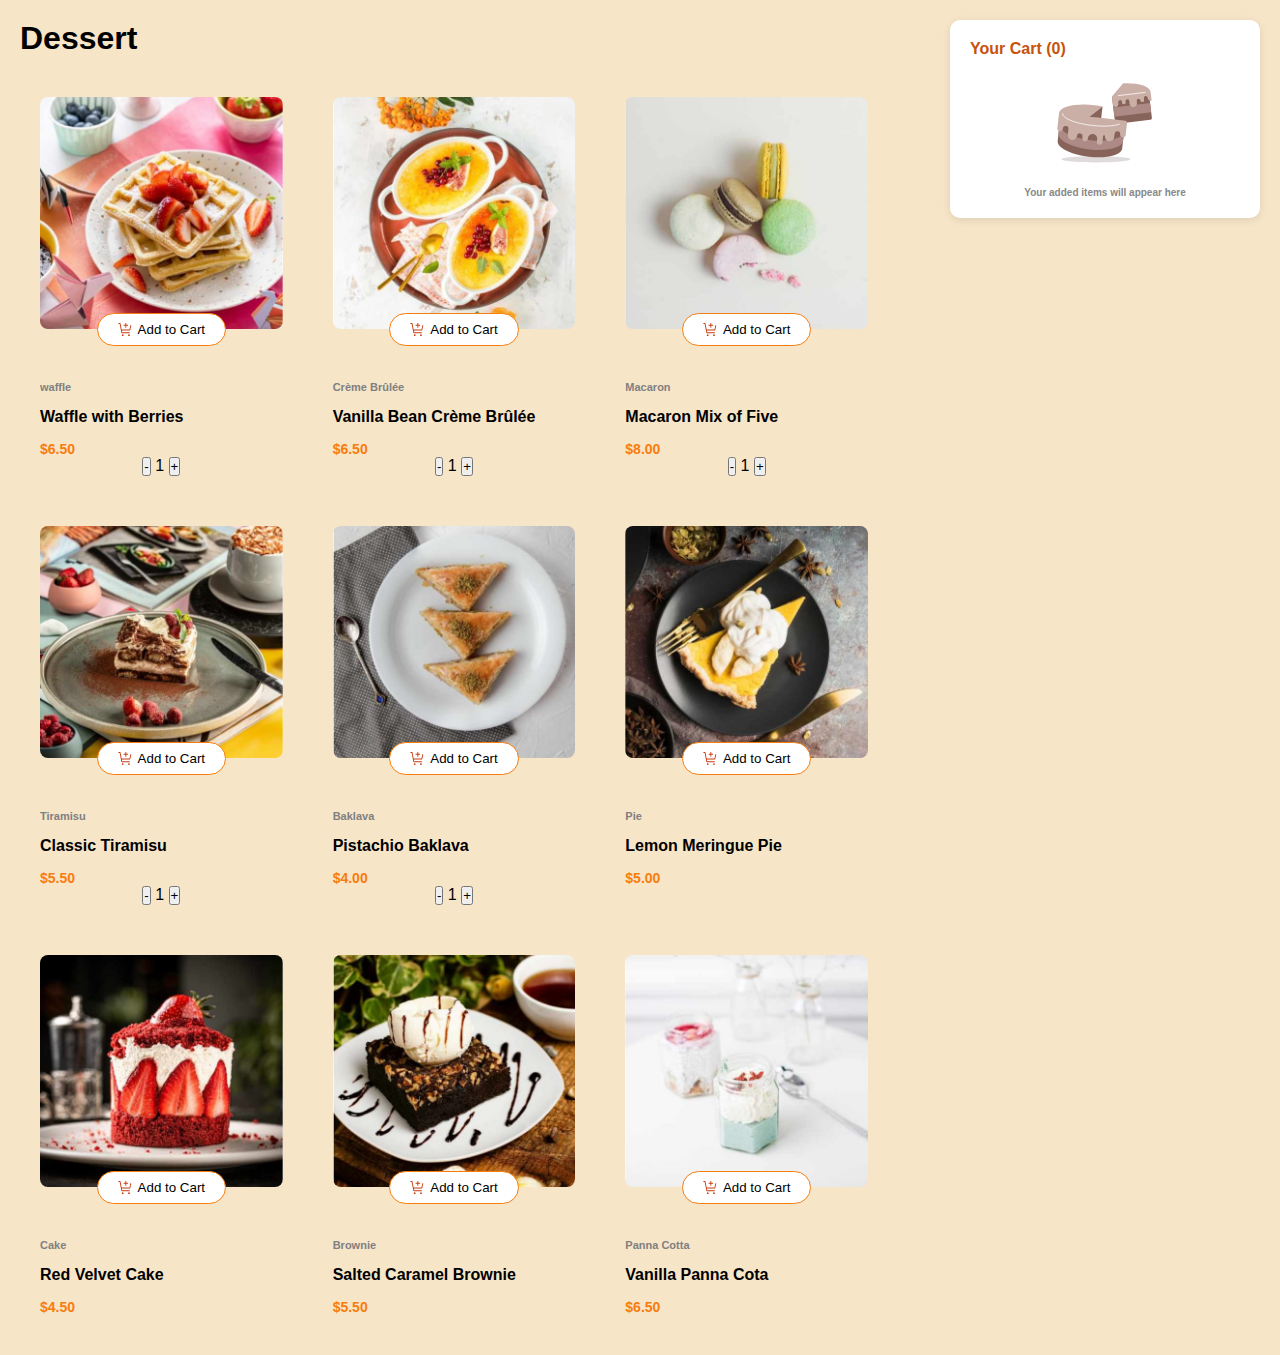
<file: test.html>
<!DOCTYPE html>
<html lang="en">
  <head>
    <meta charset="UTF-8" />
    <meta name="viewport" content="width=device-width, initial-scale=1.0" />
    <title>Dessert</title>
    <link rel="stylesheet" href="style.css" />
  </head>
  <body>
    <!-- products-section -->
    <div class="container">
      <section class="products-section">
        <h1>Dessert</h1>
        <div class="products-grid">
          <!-- product card 1 -->
          <div class="product-card">
            <img src="assets/images/waffle.jpg" alt="" />
            <button class="add-to-cart" ><img src="assets/images/icon-add-to-cart.svg" alt="cart Icone" class="cart-icon">Add to Cart</button>
            <h5>waffle</h5>
            <h3>Waffle with Berries</h3>
            <h4>$6.50</h4>
            <div class="quantity">
                <button class="minus">-</button>
                <span class="qty">1</span>
                <button class="plus">+</button>
            </div>
          </div>
          <!-- Product card 2 -->
          <div class="product-card">
            <img src="assets/images/creme-brulee.jpg" alt="" />
            <button class="add-to-cart"><img src="assets/images/icon-add-to-cart.svg" alt="cart Icone" class="cart-icon">Add to Cart</button>
            <h5>Crème Brûlée</h5>
            <h3>Vanilla Bean Crème Brûlée</h3>
            <h4>$6.50</h4>
            <div class="quantity">
                <button class="minus">-</button>
                <span class="qty">1</span>
                <button class="plus">+</button>
            </div>
          </div>
          <!-- Product card 3 -->
          <div class="product-card">
            <img src="assets/images/macaron.jpg" alt="" />
            <button class="add-to-cart"><img src="assets/images/icon-add-to-cart.svg" alt="cart Icone" class="cart-icon">Add to Cart</button>
            <h5>Macaron</h5>
            <h3>Macaron Mix of Five</h3>
            <h4>$8.00</h4>
            <div class="quantity">
                <button class="minus">-</button>
                <span class="qty">1</span>
                <button class="plus">+</button>
            </div>
          </div>
          <!-- Product card 4-->
          <div class="product-card">
            <img src="assets/images/tiramisu.jpg" alt="" />
            <button class="add-to-cart"><img src="assets/images/icon-add-to-cart.svg" alt="cart Icone" class="cart-icon">Add to Cart</button>
            <h5>Tiramisu</h5>
            <h3>Classic Tiramisu</h3>
            <h4>$5.50</h4>
            <div class="quantity">
                <button class="minus">-</button>
                <span class="qty">1</span>
                <button class="plus">+</button>
            </div>
          </div>

          <!-- Product card 5-->
          <div class="product-card">
            <img src="assets/images/baklava.jpg" alt="" />
            <button class="add-to-cart"><img src="assets/images/icon-add-to-cart.svg" alt="cart Icone" class="cart-icon">Add to Cart</button>
            <h5>Baklava</h5>
            <h3>Pistachio Baklava</h3>
            <h4>$4.00</h4>
            <div class="quantity">
                <button class="minus">-</button>
                <span class="qty">1</span>
                <button class="plus">+</button>
            </div>
          </div>

          <!-- Product card 5-->
          <div class="product-card">
            <img src="assets/images/meringue.jpg" alt="" />
            <button class="add-to-cart"><img src="assets/images/icon-add-to-cart.svg" alt="cart Icone" class="cart-icon">Add to Cart</button>
            <h5>Pie</h5>
            <h3>Lemon Meringue Pie</h3>
            <h4>$5.00</h4>
            
          </div>
          <!-- Product card 5-->
          <div class="product-card">
            <img src="assets/images/cake.jpg" alt="" />
            <button class="add-to-cart"><img src="assets/images/icon-add-to-cart.svg" alt="cart Icone" class="cart-icon">Add to Cart</button>
            <h5>Cake</h5>
            <h3>Red Velvet Cake</h3>
            <h4>$4.50</h4>
          </div>
          <!-- Product card 5-->
          <div class="product-card">
            <img src="assets/images/brownie.jpg" alt="" />
            <button class="add-to-cart"><img src="assets/images/icon-add-to-cart.svg" alt="cart Icone" class="cart-icon">Add to Cart</button>
            <h5>Brownie</h5>
            <h3>Salted Caramel Brownie</h3>
            <h4>$5.50</h4>
          </div>
          <!-- Product card 5-->
          <div class="product-card">
            <img src="assets/images/panna-cotta.jpg" alt="" />
            <button class="add-to-cart"><img src="assets/images/icon-add-to-cart.svg" alt="cart Icone" class="cart-icon">Add to Cart</button>
            <h5>Panna Cotta</h5>
            <h3>Vanilla Panna Cota</h3>

            <h4>$6.50</h4>
          </div>
        </div>
      </section>
      <!-- cart-section -->
      <section class="cart-section">
        <h2>Your Cart (0)</h2>
        <div class="cart-placeholder">
          <img src="assets/images/illustration-empty-cart.svg" alt="">
          <p>Your added items will appear here</p>
        </div>
      </section>
    </div>
  </body>
</html>
</file>
<file: style.css>
* {
  margin: 0;
  padding: 0;
  box-sizing: border-box;
  font-family: Arial, sans-serif;
}

body {
  background-color: #f7e5c8;
  padding: 20px;
}

.container {
  display: flex;
  justify-content: space-between;
  align-items: flex-start;
}

.products-section {
  width: 70%;
}

.products-section h1 {
  font-size: 2rem;
  margin-bottom: 20px;
  display: flex;
}

.products-grid {
  display: grid;
  grid-template-columns: repeat(3, 1fr);
  gap: 10px;
}

.product-card {
  padding: 20px;
  text-align: center;
}

.product-card > img {
  width: 100%;
  border-radius: 8px;
}

.product-card h3 {
  font-size: 16px;
  margin: 15px 0;
  display: flex;
}
.product-card h5 {
  font-size: 11px;
  margin: 15px 0;
  display: flex;
  color: grey;
}

.product-card h4 {
  font-size: 14px;
  display: flex;
  color: #f77d0e;
}

.product-card .add-to-cart {
  background-color: white;
  position: relative;
  color: rgb(0, 0, 0);
  border: 1px solid #f77d0e;
  padding: 8px 20px;
  border-radius: 20px;
  cursor: pointer;
  bottom: 20px;
  /* margin-top: 10px; */
  display: flex;
  align-items: center;
  justify-content: space-between;
  margin: 0 auto;
}
.product-card .cart-icon {
  margin-right: 5px;
  width: 15px;
}

.add-to-cart:hover {
  background-color: #db7322;
  color: #fff;
}

.cart-section {
  width: 25%;
  background-color: #fff;
  padding: 20px;
  border-radius: 10px;
  box-shadow: 0 2px 8px rgba(0, 0, 0, 0.1);
  text-align: center;
  color: cornflowerblue;
}

.cart-section h2 {
  display: flex;
  font-size: 16px;
  margin-bottom: 15px;
  color: #c7530b;
  font-weight: bold;
}

.cart-placeholder img {
  width: 100px;
  margin-bottom: 10px;
}

.cart-placeholder p {
  font-size: 10px;
  font-weight: bold;
  color: #888;
}
</file>
